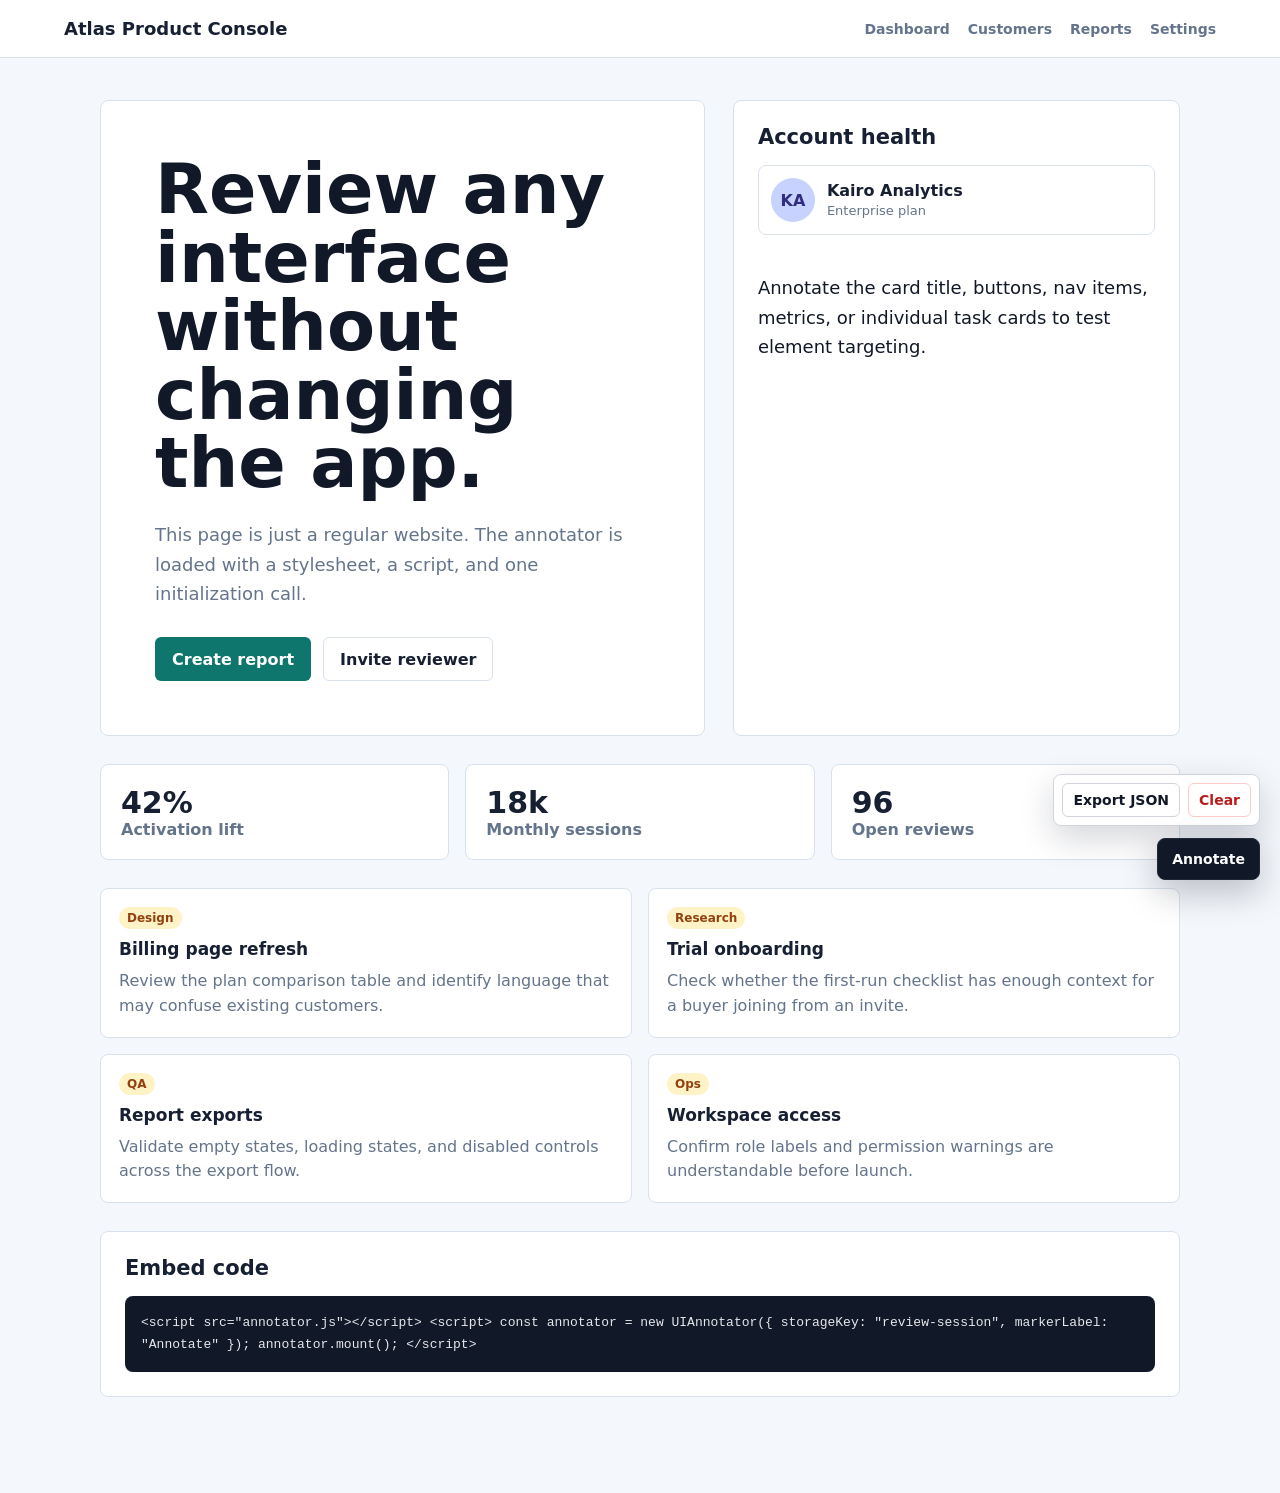
<file: index.html>
<!doctype html>
<html lang="en">
  <head>
    <meta charset="utf-8">
    <meta name="viewport" content="width=device-width, initial-scale=1">
    <title>Embeddable UI Annotator Demo</title>
    <style>
      :root {
        --ink: #172033;
        --muted: #64748b;
        --line: #d9e2ec;
        --paper: #ffffff;
        --wash: #f4f7fb;
        --brand: #0f766e;
        --accent: #eab308;
      }

      * {
        box-sizing: border-box;
      }

      body {
        margin: 0;
        background: var(--wash);
        color: var(--ink);
        font-family: Inter, ui-sans-serif, system-ui, -apple-system, BlinkMacSystemFont, "Segoe UI", sans-serif;
      }

      header {
        position: sticky;
        top: 0;
        z-index: 10;
        display: flex;
        align-items: center;
        justify-content: space-between;
        gap: 24px;
        padding: 18px clamp(20px, 5vw, 72px);
        border-bottom: 1px solid var(--line);
        background: rgba(255, 255, 255, 0.92);
        backdrop-filter: blur(14px);
      }

      .brand {
        font-size: 18px;
        font-weight: 800;
      }

      nav {
        display: flex;
        gap: 18px;
        color: var(--muted);
        font-size: 14px;
        font-weight: 650;
      }

      main {
        display: grid;
        gap: 28px;
        max-width: 1120px;
        margin: 0 auto;
        padding: 42px 20px 96px;
      }

      .hero {
        display: grid;
        grid-template-columns: minmax(0, 1.15fr) minmax(280px, 0.85fr);
        gap: 28px;
        align-items: stretch;
      }

      .hero-copy,
      .panel,
      .metric,
      .task {
        border: 1px solid var(--line);
        border-radius: 8px;
        background: var(--paper);
      }

      .hero-copy {
        padding: clamp(28px, 5vw, 54px);
      }

      h1,
      h2,
      h3,
      p {
        margin: 0;
      }

      h1 {
        max-width: 680px;
        color: #111827;
        font-size: clamp(36px, 6vw, 70px);
        line-height: 0.98;
        letter-spacing: 0;
      }

      .lede {
        max-width: 620px;
        margin-top: 22px;
        color: var(--muted);
        font-size: 18px;
        line-height: 1.65;
      }

      .actions {
        display: flex;
        flex-wrap: wrap;
        gap: 12px;
        margin-top: 28px;
      }

      .primary,
      .secondary {
        min-height: 44px;
        border-radius: 6px;
        padding: 0 16px;
        border: 1px solid transparent;
        font: inherit;
        font-weight: 750;
      }

      .primary {
        background: var(--brand);
        color: white;
      }

      .secondary {
        border-color: var(--line);
        background: white;
        color: var(--ink);
      }

      .panel {
        display: grid;
        align-content: start;
        gap: 16px;
        padding: 24px;
      }

      .panel h2 {
        font-size: 21px;
      }

      .panel > .lede {
        color: #111827;
      }

      .profile {
        display: flex;
        align-items: center;
        gap: 12px;
        padding: 12px;
        border: 1px solid var(--line);
        border-radius: 8px;
      }

      .avatar {
        display: grid;
        place-items: center;
        width: 44px;
        height: 44px;
        border-radius: 50%;
        background: #c7d2fe;
        color: #312e81;
        font-weight: 850;
      }

      .profile strong {
        display: block;
      }

      .profile span {
        color: var(--muted);
        font-size: 13px;
      }

      .grid {
        display: grid;
        grid-template-columns: repeat(3, minmax(0, 1fr));
        gap: 16px;
      }

      .metric {
        padding: 20px;
      }

      .metric strong {
        display: block;
        font-size: 30px;
      }

      .metric span {
        color: var(--muted);
        font-weight: 650;
      }

      .tasks {
        display: grid;
        grid-template-columns: repeat(2, minmax(0, 1fr));
        gap: 16px;
      }

      .task {
        display: grid;
        gap: 10px;
        padding: 18px;
      }

      .task h3 {
        font-size: 17px;
      }

      .task p {
        color: var(--muted);
        line-height: 1.55;
      }

      .badge {
        justify-self: start;
        padding: 4px 8px;
        border-radius: 999px;
        background: #fef3c7;
        color: #92400e;
        font-size: 12px;
        font-weight: 800;
      }

      code {
        display: block;
        overflow: auto;
        padding: 16px;
        border-radius: 8px;
        background: #111827;
        color: #e5e7eb;
        line-height: 1.7;
      }

      @media (max-width: 780px) {
        header,
        nav {
          align-items: flex-start;
          flex-direction: column;
        }

        .hero,
        .grid,
        .tasks {
          grid-template-columns: 1fr;
        }
      }
    </style>
  </head>
  <body>
    <header>
      <div class="brand">Atlas Product Console</div>
      <nav aria-label="Primary navigation">
        <span>Dashboard</span>
        <span>Customers</span>
        <span>Reports</span>
        <span>Settings</span>
      </nav>
    </header>

    <main>
      <section class="hero">
        <div class="hero-copy">
          <h1>Review any interface without changing the app.</h1>
          <p class="lede">This page is just a regular website. The annotator is loaded with a stylesheet, a script, and one initialization call.</p>
          <div class="actions">
            <button class="primary" type="button" data-annotator-id="hero-create-report" data-testid="create-report">Create report</button>
            <button class="secondary" type="button" data-annotator-id="hero-invite-reviewer" data-testid="invite-reviewer">Invite reviewer</button>
          </div>
        </div>

        <aside class="panel" aria-label="Account summary">
          <h2>Account health</h2>
          <div class="profile">
            <div class="avatar">KA</div>
            <div>
              <strong>Kairo Analytics</strong>
              <span>Enterprise plan</span>
            </div>
          </div>
          <p class="lede" data-annotator-id="account-health-help-text">Annotate the card title, buttons, nav items, metrics, or individual task cards to test element targeting.</p>
        </aside>
      </section>

      <section class="grid" aria-label="Metrics">
        <article class="metric">
          <strong>42%</strong>
          <span>Activation lift</span>
        </article>
        <article class="metric">
          <strong>18k</strong>
          <span>Monthly sessions</span>
        </article>
        <article class="metric">
          <strong>96</strong>
          <span>Open reviews</span>
        </article>
      </section>

      <section class="tasks" aria-label="Review queue">
        <article class="task">
          <span class="badge">Design</span>
          <h3>Billing page refresh</h3>
          <p>Review the plan comparison table and identify language that may confuse existing customers.</p>
        </article>
        <article class="task">
          <span class="badge">Research</span>
          <h3>Trial onboarding</h3>
          <p>Check whether the first-run checklist has enough context for a buyer joining from an invite.</p>
        </article>
        <article class="task">
          <span class="badge">QA</span>
          <h3>Report exports</h3>
          <p>Validate empty states, loading states, and disabled controls across the export flow.</p>
        </article>
        <article class="task">
          <span class="badge">Ops</span>
          <h3>Workspace access</h3>
          <p>Confirm role labels and permission warnings are understandable before launch.</p>
        </article>
      </section>

      <section class="panel">
        <h2>Embed code</h2>
        <code>&lt;script src="annotator.js"&gt;&lt;/script&gt;
&lt;script&gt;
  const annotator = new UIAnnotator({
    storageKey: "review-session",
    markerLabel: "Annotate"
  });
  annotator.mount();
&lt;/script&gt;</code>
      </section>
    </main>

    <script src="./annotator.js?v=8"></script>
    <script>
      const annotator = new UIAnnotator({
        storageKey: "demo-review-session",
        markerLabel: "Annotate"
      });
      annotator.mount();
    </script>
  </body>
</html>
</file>
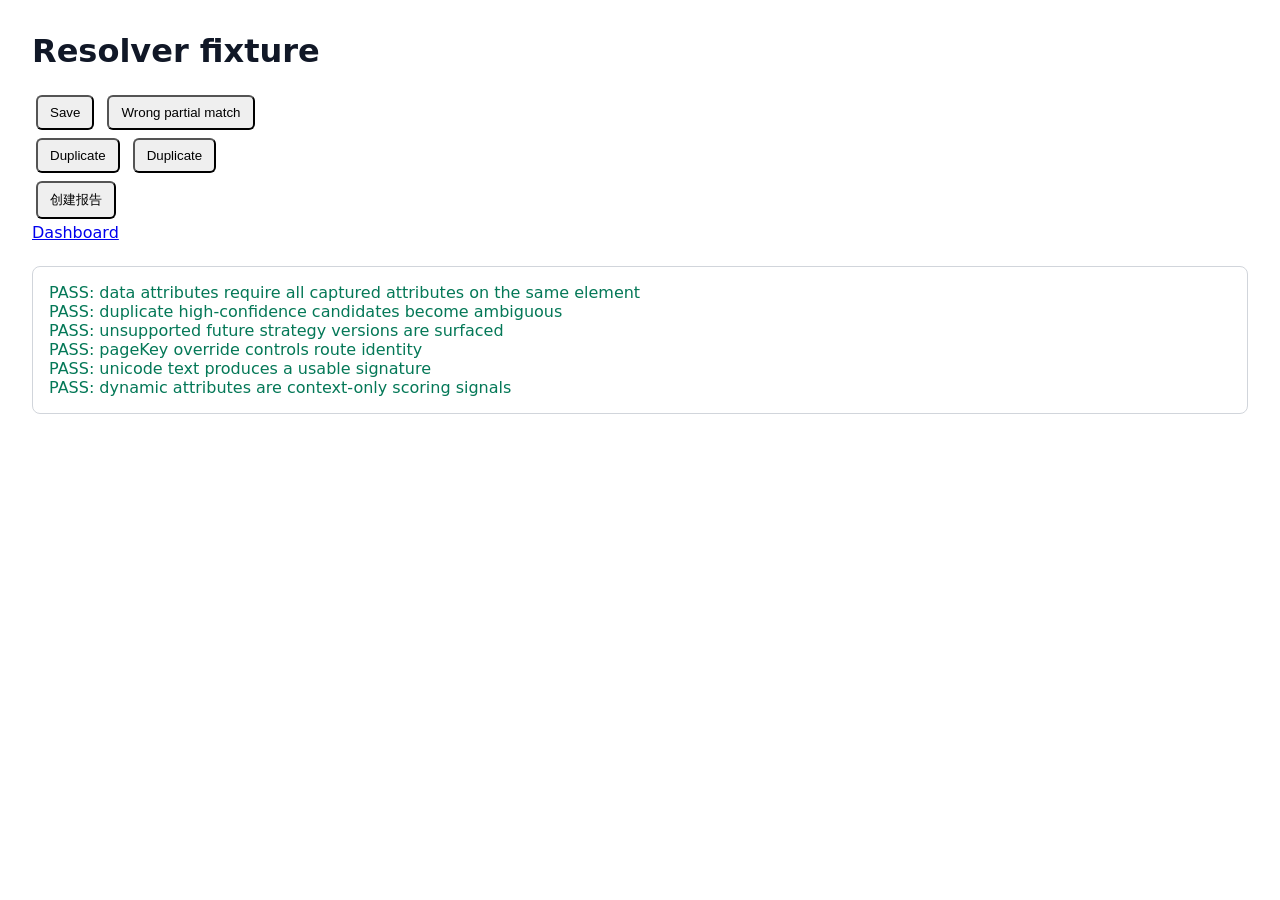
<file: tests/resolver-fixture.html>
<!doctype html>
<html lang="en">
  <head>
    <meta charset="utf-8">
    <meta name="viewport" content="width=device-width, initial-scale=1">
    <title>UI Annotator Resolver Fixture</title>
    <style>
      body { font-family: system-ui, sans-serif; margin: 32px; color: #111827; }
      button { margin: 4px; padding: 8px 12px; border-radius: 6px; }
      #results { margin-top: 24px; padding: 16px; border: 1px solid #d1d5db; border-radius: 8px; }
      .pass { color: #047857; }
      .fail { color: #b91c1c; }
    </style>
  </head>
  <body>
    <main>
      <h1>Resolver fixture</h1>

      <section id="data-attrs">
        <button data-testid="save" data-annotator-id="save-primary">Save</button>
        <button data-testid="save">Wrong partial match</button>
      </section>

      <section id="ambiguous">
        <button class="dupe-action">Duplicate</button>
        <button class="dupe-action">Duplicate</button>
      </section>

      <section id="unicode">
        <button id="unicode-button">创建报告</button>
      </section>

      <section id="dynamic-attrs">
        <a id="dynamic-link" href="/dashboard?token=abc123">Dashboard</a>
      </section>
    </main>

    <div id="results" aria-live="polite">Running...</div>

    <script src="../annotator.js"></script>
    <script>
      const results = [];
      const annotator = new UIAnnotator({
        storageKey: "resolver-fixture",
        pageKey: () => `${location.pathname}?fixture=true`,
      });

      function test(name, fn) {
        try {
          fn();
          results.push({ name, ok: true });
        } catch (error) {
          results.push({ name, ok: false, error });
        }
      }

      function assert(condition, message) {
        if (!condition) throw new Error(message);
      }

      test("data attributes require all captured attributes on the same element", () => {
        const anchor = {
          tagName: "button",
          dataAttributes: { "data-testid": "save", "data-annotator-id": "save-primary" },
          attributes: {},
          cssSelector: "",
          indexPath: [],
          siblingContext: null,
          textSignature: "save",
          visual: null,
        };
        const result = annotator.resolveAnchor(anchor);
        assert(result.status === "resolved", `expected resolved, got ${result.status}`);
        assert(result.element?.dataset.annotatorId === "save-primary", "resolved the wrong element");
      });

      test("duplicate high-confidence candidates become ambiguous", () => {
        const anchor = {
          tagName: "button",
          dataAttributes: {},
          attributes: {},
          cssSelector: ".dupe-action",
          indexPath: [],
          siblingContext: null,
          textSignature: "duplicate",
          visual: null,
        };
        const result = annotator.resolveAnchor(anchor);
        assert(result.status === "ambiguous", `expected ambiguous, got ${result.status}`);
      });

      test("unsupported future strategy versions are surfaced", () => {
        const result = annotator.resolveAnnotation({
          strategyVersion: 999,
          page: { key: annotator.getPageKey(), href: location.href },
          anchor: { bounds: { x: 0, y: 0, width: 10, height: 10 } },
        });
        assert(result.status === "unsupported_version", `expected unsupported_version, got ${result.status}`);
      });

      test("pageKey override controls route identity", () => {
        assert(annotator.getPageKey().endsWith("?fixture=true"), "custom page key was not used");
      });

      test("unicode text produces a usable signature", () => {
        const button = document.getElementById("unicode-button");
        assert(annotator.getTextSignature(button) === "创建报告", "unicode signature was stripped");
      });

      test("dynamic attributes are context-only scoring signals", () => {
        const link = document.getElementById("dynamic-link");
        const score = annotator.scoreAnchorMatch(link, {
          tagName: "a",
          attributes: { href: "/dashboard?token=abc123" },
          dataAttributes: {},
          textSignature: null,
          siblingContext: null,
          visual: null,
        });
        assert(score === 9, `expected tag + context-only href score of 9, got ${score}`);
      });

      const failures = results.filter((result) => !result.ok);
      document.getElementById("results").innerHTML = results
        .map((result) => `<div class="${result.ok ? "pass" : "fail"}">${result.ok ? "PASS" : "FAIL"}: ${result.name}${result.error ? ` - ${result.error.message}` : ""}</div>`)
        .join("");
      console[failures.length ? "error" : "info"]("resolver fixture results", results);
    </script>
  </body>
</html>
</file>
